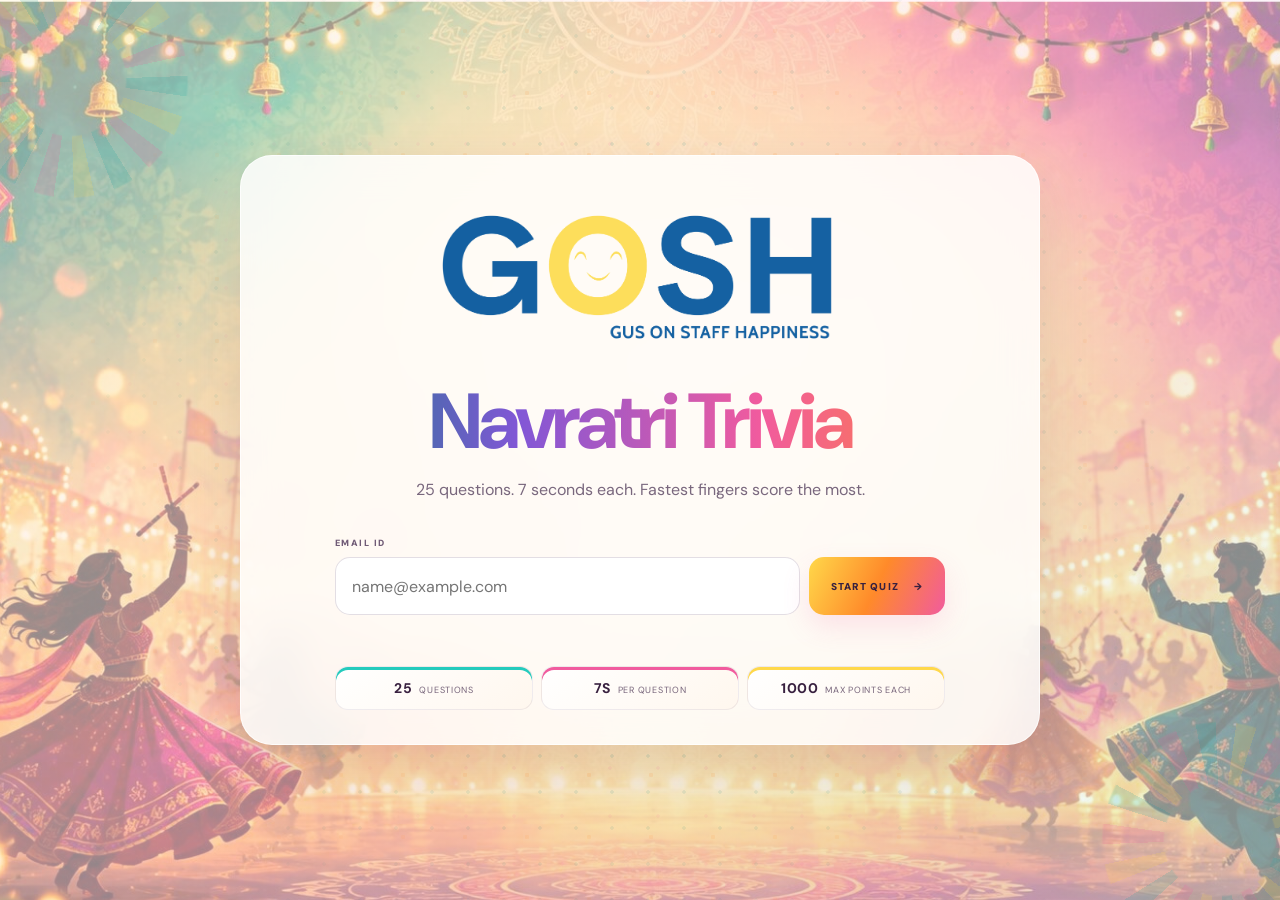
<file: index.html>
<!doctype html>
<html lang="en">
<head>
  <meta charset="utf-8">
  <meta name="viewport" content="width=device-width,initial-scale=1,viewport-fit=cover,user-scalable=no">
  <meta name="theme-color" content="#0f8b8d">
  <title>Navratri Trivia</title>
  <meta name="description" content="Navratri Trivia - 25 fast, office-friendly Bollywood and Navratri culture questions.">
  <link rel="preconnect" href="https://fonts.googleapis.com">
  <link rel="preconnect" href="https://fonts.gstatic.com" crossorigin>
  <link href="https://fonts.googleapis.com/css2?family=DM+Sans:wght@400;500;600;700;800&display=swap" rel="stylesheet">
  <link rel="stylesheet" href="./assets/quiz.css">
</head>
<body>
  <main id="app">
    <section id="startScreen" class="screen start-screen">
      <div class="festive-dots" aria-hidden="true"></div>
      <div class="rangoli rangoli-one" aria-hidden="true"></div>
      <div class="rangoli rangoli-two" aria-hidden="true"></div>
      <div class="start-card">
        <img class="gosh-logo" src="./assets/gosh-logo.webp" alt="GOSH - GUS on Staff Happiness">
        <h1>Navratri Trivia</h1>
        <p class="sub">25 questions. 7 seconds each. Fastest fingers score the most.</p>

        <form id="startForm" novalidate>
          <label for="email">Email ID</label>
          <div class="email-row">
            <input id="email" type="email" autocomplete="email" placeholder="name@example.com" required>
            <button id="startButton" type="submit">START QUIZ <span>→</span></button>
          </div>
          <p id="startError" class="error" aria-live="polite"></p>
        </form>

        <div class="rules">
          <span><b>25</b> questions</span>
          <span><b>7s</b> per question</span>
          <span><b>1000</b> max points each</span>
        </div>
      </div>
    </section>

    <section id="quizScreen" class="screen quiz-screen" hidden>
      <header class="quiz-header">
        <img src="./assets/gosh-logo.webp" alt="GOSH">
        <div class="question-count"><span>QUESTION</span><strong id="questionNumber">1 / 25</strong></div>
      </header>

      <div class="progress-track"><i id="progressBar"></i></div>

      <div class="quiz-main">
        <div class="quiz-core">
          <div class="timer-row">
            <div class="timer-wrap" aria-label="Question timer">
              <svg viewBox="0 0 120 120" aria-hidden="true">
                <circle class="timer-bg" cx="60" cy="60" r="52"></circle>
                <circle id="timerRing" class="timer-ring" cx="60" cy="60" r="52"></circle>
              </svg>
              <div><strong id="timer">7</strong><span>SECONDS</span></div>
            </div>
          </div>

          <div class="question-wrap">
            <p id="category" class="category">BOLLYWOOD</p>
            <h2 id="questionText"></h2>
            <div id="answers" class="answers"></div>
            <div id="feedback" class="feedback" aria-live="polite"></div>
          </div>
        </div>

        <aside class="rank-panel" aria-label="Current leaderboard">
          <div class="rank-panel-top">
            <div>
              <span>CURRENT RANK</span>
              <strong id="currentRank">#—</strong>
            </div>
          </div>
          <div class="rank-divider"></div>
          <p class="top-three-title">TOP 3</p>
          <div id="topThreeCompact" class="top-three-compact"></div>
          <div class="leaderboard-score-card">
            <span>YOUR SCORE</span>
            <strong id="score">0</strong>
          </div>
          <p class="rank-note">Leaderboard checkpoint every 5 questions</p>
        </aside>
      </div>

      <div id="leaderboardBreak" class="leaderboard-break" hidden>
        <div class="leaderboard-break-card">
          <p id="checkpointLabel" class="break-kicker">CHECKPOINT</p>
          <h2>Leaderboard</h2>
          <div class="your-rank-large">
            <span>YOUR CURRENT RANK</span>
            <strong id="breakRank">#—</strong>
            <small id="breakScore">0 points</small>
          </div>
          <div id="breakTopThree" class="break-top-three"></div>
          <p id="breakNext" class="break-next">Next question in 4...</p>
        </div>
      </div>

      <footer class="quiz-footer">
        <span id="playerEmail"></span>
        <span>FASTEST FINGERS FIRST</span>
      </footer>
    </section>

    <section id="resultScreen" class="screen result-screen" hidden>
      <div class="result-card">
        <img class="result-logo" src="./assets/gosh-logo.webp" alt="GOSH">
        <p class="kicker">QUIZ COMPLETE</p>
        <h2>That was filmi.</h2>
        <div class="final-score"><span>FINAL SCORE</span><strong id="finalScore">0</strong><small>/ 25,000</small></div>
        <div class="result-stats">
          <div><span>CORRECT</span><strong id="correctCount">0 / 25</strong></div>
          <div><span>AVG RESPONSE</span><strong id="avgTime">0.00s</strong></div>
          <div><span>FASTEST</span><strong id="fastestTime">0.00s</strong></div>
        </div>
        <p id="resultEmail" class="result-email"></p>
        <button id="restartButton" class="restart-btn">PLAY AGAIN</button>
      </div>
    </section>

    <div id="fullscreenGuard" class="fullscreen-guard" hidden>
      <div>
        <div class="guard-icon">↗</div>
        <h2>Full screen required</h2>
        <p>The quiz is paused. Return to full screen to continue.</p>
        <button id="resumeFullscreen">RETURN TO FULL SCREEN</button>
      </div>
    </div>
  </main>
  <script src="./assets/quiz.js"></script>
</body>
</html>
</file>
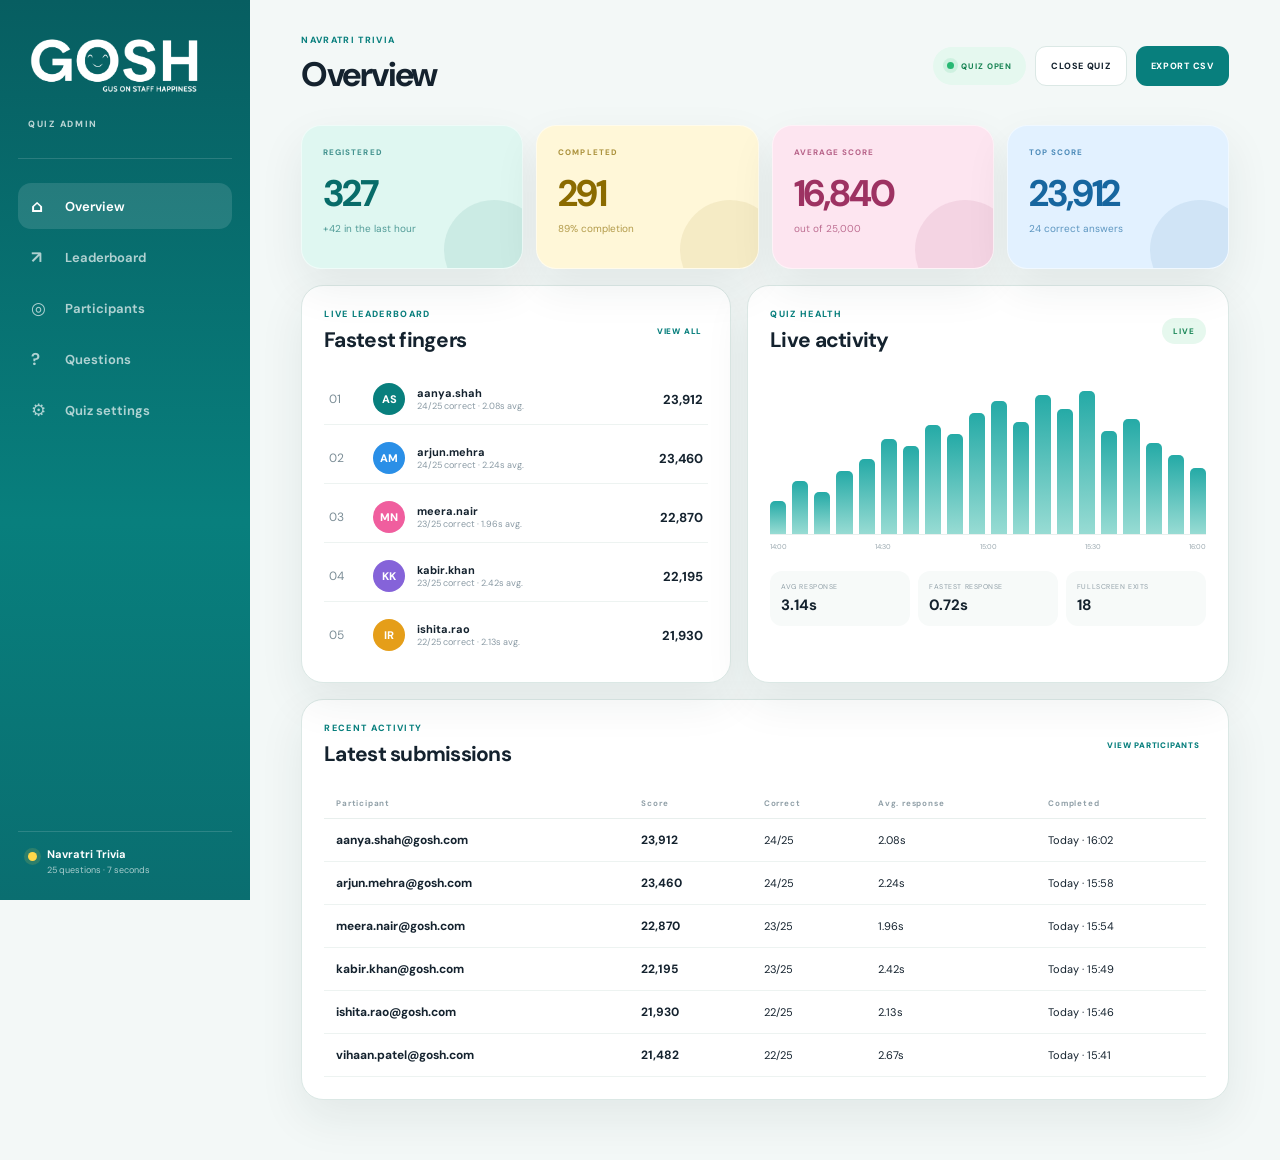
<file: admin/index.html>
<!doctype html>
<html lang="en">
<head>
  <meta charset="utf-8">
  <meta name="viewport" content="width=device-width,initial-scale=1">
  <meta name="theme-color" content="#0f8b8d">
  <title>Navratri Trivia | Admin</title>
  <link rel="preconnect" href="https://fonts.googleapis.com">
  <link rel="preconnect" href="https://fonts.gstatic.com" crossorigin>
  <link href="https://fonts.googleapis.com/css2?family=DM+Sans:wght@400;500;600;700;800&display=swap" rel="stylesheet">
  <link rel="stylesheet" href="../assets/admin.css">
</head>
<body>
  <div class="admin-shell">
    <aside class="sidebar">
      <a class="admin-brand" href="./">
        <img src="../assets/gosh-logo.webp" alt="GOSH">
        <span>QUIZ ADMIN</span>
      </a>
      <nav class="side-nav" aria-label="Admin navigation">
        <button class="nav-item active" data-view="overview"><span>⌂</span>Overview</button>
        <button class="nav-item" data-view="leaderboard"><span>↗</span>Leaderboard</button>
        <button class="nav-item" data-view="participants"><span>◎</span>Participants</button>
        <button class="nav-item" data-view="questions"><span>?</span>Questions</button>
        <button class="nav-item" data-view="settings"><span>⚙</span>Quiz settings</button>
      </nav>
      <div class="side-footer">
        <span class="event-dot"></span>
        <div><strong>Navratri Trivia</strong><small>25 questions · 7 seconds</small></div>
      </div>
    </aside>

    <main class="admin-main">
      <header class="topbar">
        <div>
          <p class="eyebrow">NAVRATRI TRIVIA</p>
          <h1 id="viewTitle">Overview</h1>
        </div>
        <div class="top-actions">
          <div class="status-pill" id="statusPill"><i></i><span>QUIZ OPEN</span></div>
          <button class="secondary-btn" id="toggleQuiz">CLOSE QUIZ</button>
          <button class="primary-btn" id="exportCsv">EXPORT CSV</button>
        </div>
      </header>

      <section class="view active-view" id="view-overview">
        <div class="stats-grid">
          <article class="stat-card peacock"><span>REGISTERED</span><strong>327</strong><small>+42 in the last hour</small></article>
          <article class="stat-card yellow"><span>COMPLETED</span><strong>291</strong><small>89% completion</small></article>
          <article class="stat-card pink"><span>AVERAGE SCORE</span><strong>16,840</strong><small>out of 25,000</small></article>
          <article class="stat-card blue"><span>TOP SCORE</span><strong>23,912</strong><small>24 correct answers</small></article>
        </div>

        <div class="content-grid">
          <section class="panel leaderboard-panel">
            <div class="panel-head">
              <div><p>LIVE LEADERBOARD</p><h2>Fastest fingers</h2></div>
              <button class="text-btn" data-jump="leaderboard">VIEW ALL</button>
            </div>
            <div id="miniLeaderboard" class="mini-leaderboard"></div>
          </section>

          <section class="panel activity-panel">
            <div class="panel-head">
              <div><p>QUIZ HEALTH</p><h2>Live activity</h2></div>
              <span class="live-chip">LIVE</span>
            </div>
            <div class="activity-chart">
              <div class="bars" id="activityBars"></div>
              <div class="axis"><span>14:00</span><span>14:30</span><span>15:00</span><span>15:30</span><span>16:00</span></div>
            </div>
            <div class="health-row">
              <div><span>AVG RESPONSE</span><strong>3.14s</strong></div>
              <div><span>FASTEST RESPONSE</span><strong>0.72s</strong></div>
              <div><span>FULLSCREEN EXITS</span><strong>18</strong></div>
            </div>
          </section>
        </div>

        <section class="panel recent-panel">
          <div class="panel-head">
            <div><p>RECENT ACTIVITY</p><h2>Latest submissions</h2></div>
            <button class="text-btn" data-jump="participants">VIEW PARTICIPANTS</button>
          </div>
          <div class="table-wrap">
            <table>
              <thead><tr><th>Participant</th><th>Score</th><th>Correct</th><th>Avg. response</th><th>Completed</th></tr></thead>
              <tbody id="recentTable"></tbody>
            </table>
          </div>
        </section>
      </section>

      <section class="view" id="view-leaderboard">
        <section class="panel">
          <div class="panel-head stacked-mobile">
            <div><p>OVERALL RANKING</p><h2>Leaderboard</h2></div>
            <div class="legend"><span><i class="legend-score"></i>Score</span><span><i class="legend-speed"></i>Average response</span></div>
          </div>
          <div id="fullLeaderboard" class="full-leaderboard"></div>
        </section>
      </section>

      <section class="view" id="view-participants">
        <section class="panel">
          <div class="panel-head stacked-mobile">
            <div><p>SUBMISSIONS</p><h2>Participants</h2></div>
            <label class="search-box"><span>⌕</span><input id="participantSearch" type="search" placeholder="Search email"></label>
          </div>
          <div class="table-wrap">
            <table>
              <thead><tr><th>Email</th><th>Status</th><th>Score</th><th>Correct</th><th>Avg. response</th><th>Fastest</th><th>Fullscreen exits</th></tr></thead>
              <tbody id="participantsTable"></tbody>
            </table>
          </div>
        </section>
      </section>

      <section class="view" id="view-questions">
        <section class="panel">
          <div class="panel-head">
            <div><p>QUESTION BANK</p><h2>25 questions</h2></div>
            <span class="info-chip">7 SEC EACH</span>
          </div>
          <div id="questionList" class="question-list"></div>
        </section>
      </section>

      <section class="view" id="view-settings">
        <div class="settings-grid">
          <section class="panel settings-panel">
            <div class="panel-head"><div><p>GAMEPLAY</p><h2>Quiz settings</h2></div></div>
            <div class="setting-row"><div><strong>Question timer</strong><span>Time available for every question.</span></div><b>7 seconds</b></div>
            <div class="setting-row"><div><strong>Attempt limit</strong><span>Recommended production rule per email address.</span></div><b>1 attempt</b></div>
            <div class="setting-row"><div><strong>Scoring</strong><span>Correct answers receive more points when answered faster.</span></div><b>Speed weighted</b></div>
            <div class="setting-row"><div><strong>Fullscreen enforcement</strong><span>Pause the timer if fullscreen is exited.</span></div><button class="toggle on" aria-label="Fullscreen enforcement enabled"><i></i></button></div>
            <div class="setting-row"><div><strong>Show answer after submission</strong><span>Reveal the correct option before the next question.</span></div><button class="toggle on" aria-label="Answer reveal enabled"><i></i></button></div>
          </section>

          <section class="panel settings-panel">
            <div class="panel-head"><div><p>ACCESS</p><h2>Event controls</h2></div></div>
            <div class="setting-row"><div><strong>Participant entry</strong><span>Users identify themselves with an email address.</span></div><b>Email required</b></div>
            <div class="setting-row"><div><strong>Admin access</strong><span>Production portal must use authenticated staff access.</span></div><b>Secure login</b></div>
            <div class="setting-row"><div><strong>Results export</strong><span>Download participant-level scores and timings.</span></div><b>CSV / XLSX</b></div>
            <div class="setting-row"><div><strong>Quiz state</strong><span>Open or close the event for new attempts.</span></div><b id="settingsStatus">Open</b></div>
          </section>
        </div>
      </section>
    </main>
  </div>

  <div class="toast" id="toast"></div>
  <script src="../assets/admin.js"></script>
</body>
</html>
</file>
<file: assets/quiz.css>
:root{
  --bg:#fff7e8;
  --panel:#ffffff;
  --ink:#38203f;
  --muted:#806f82;
  --line:rgba(82,49,89,.12);
  --peacock:#087f7d;
  --peacock2:#12a39f;
  --peacock-soft:#24cbbd;
  --saffron:#ff8a2a;
  --yellow:#ffd84a;
  --pink:#f15b9e;
  --magenta:#d946ef;
  --purple:#8257d6;
  --green:#2fb977;
  --red:#ef5362;
  --cream:#fffaf1;
  --shadow:0 22px 60px rgba(92,55,79,.14)
}
*{box-sizing:border-box}
html,body{margin:0;min-height:100%;background:var(--bg);color:var(--ink);font-family:"DM Sans",system-ui,sans-serif}
body{min-height:100vh;overflow:hidden}
button,input{font:inherit}
button{cursor:pointer}
[hidden]{display:none!important}
.screen{min-height:100vh;width:100%;position:relative}

.start-screen{
  display:grid;place-items:center;padding:28px;overflow:hidden;
  background-image:
    linear-gradient(135deg,rgba(255,247,224,.62),rgba(255,232,244,.56),rgba(225,250,244,.58)),
    url("./navratri-quiz-bg.svg");
  background-size:cover;
  background-position:center;
  background-repeat:no-repeat
}
.festive-dots{
  position:absolute;inset:0;opacity:.38;
  background-image:
    radial-gradient(circle,rgba(255,138,42,.68) 0 2px,transparent 2.5px),
    radial-gradient(circle,rgba(8,127,125,.55) 0 1.5px,transparent 2px),
    radial-gradient(circle,rgba(241,91,158,.45) 0 1.5px,transparent 2px);
  background-size:62px 62px,36px 36px,48px 48px;
  background-position:0 0,18px 18px,10px 24px;
  mask-image:radial-gradient(circle at center,#000,transparent 82%)
}
.rangoli{position:absolute;width:300px;height:300px;border-radius:50%;opacity:.16;pointer-events:none;background:repeating-conic-gradient(from 0deg,var(--pink) 0 10deg,transparent 10deg 20deg,var(--peacock2) 20deg 30deg,transparent 30deg 40deg,var(--yellow) 40deg 50deg,transparent 50deg 60deg);mask-image:radial-gradient(circle,transparent 0 26%,#000 27% 55%,transparent 56%)}
.rangoli-one{left:-80px;top:-70px;transform:rotate(8deg)}.rangoli-two{right:-90px;bottom:-90px;transform:rotate(28deg)}
.start-card{
  position:relative;z-index:2;width:min(800px,100%);text-align:center;padding:42px 38px 34px;
  border:1px solid rgba(255,255,255,.72);border-radius:32px;
  background:rgba(255,255,255,.84);box-shadow:var(--shadow);backdrop-filter:blur(18px)
}
.gosh-logo{display:block;width:min(410px,75%);height:auto;margin:0 auto 28px}
.kicker{margin:0 0 14px;color:var(--peacock);font-size:10px;font-weight:900;letter-spacing:.19em;text-transform:uppercase}
h1{
  font-size:clamp(42px,7vw,78px);line-height:.98;letter-spacing:-.055em;margin:0 0 18px;
  background:linear-gradient(90deg,var(--peacock),var(--purple),var(--pink),var(--saffron));
  -webkit-background-clip:text;background-clip:text;color:transparent
}
.sub{margin:0 auto 34px;color:#79677d;font-size:16px;line-height:1.55}
#startForm{text-align:left;max-width:610px;margin:auto}
#startForm label{display:block;margin:0 0 8px;font-size:9px;font-weight:900;letter-spacing:.16em;color:#705b76;text-transform:uppercase}
.email-row{display:grid;grid-template-columns:1fr auto;gap:9px}
.email-row input{min-width:0;height:58px;border-radius:15px;border:1px solid rgba(82,49,89,.16);background:#fff;color:var(--ink);padding:0 16px;font-size:16px;outline:none}
.email-row input:focus{border-color:rgba(8,127,125,.7);box-shadow:0 0 0 4px rgba(36,203,189,.15)}
.email-row button,.restart-btn,.fullscreen-guard button{
  height:58px;border:0;border-radius:15px;padding:0 22px;
  background:linear-gradient(115deg,var(--yellow),var(--saffron),var(--pink));
  color:#38203f;font-size:10px;font-weight:900;letter-spacing:.11em;
  box-shadow:0 12px 28px rgba(241,91,158,.16)
}
.email-row button span{margin-left:12px}
.error{min-height:18px;margin:8px 2px 0;color:#d84455;font-size:11px}
.rules{display:grid;grid-template-columns:repeat(3,1fr);gap:8px;margin:25px auto 0;max-width:610px}
.rules span{padding:12px 8px;border:1px solid rgba(82,49,89,.09);border-radius:13px;color:#76647a;font-size:9px;letter-spacing:.08em;text-transform:uppercase;background:linear-gradient(145deg,#fff,#fff7ee)}
.rules span:nth-child(1){box-shadow:inset 0 3px 0 var(--peacock-soft)}.rules span:nth-child(2){box-shadow:inset 0 3px 0 var(--pink)}.rules span:nth-child(3){box-shadow:inset 0 3px 0 var(--yellow)}
.rules b{color:var(--ink);font-size:14px;margin-right:4px}

.quiz-screen{
  display:flex;flex-direction:column;overflow:hidden;
  background-image:
    linear-gradient(135deg,rgba(255,248,230,.70),rgba(255,238,246,.66),rgba(232,250,246,.68)),
    url("./navratri-quiz-bg.svg");
  background-size:cover;
  background-position:center;
  background-repeat:no-repeat
}
.quiz-header{
  height:78px;padding:0 clamp(18px,3.5vw,52px);display:grid;grid-template-columns:1fr auto;align-items:center;gap:34px;
  border-bottom:1px solid rgba(82,49,89,.08);background:rgba(255,255,255,.78);backdrop-filter:blur(14px)
}
.quiz-header img{width:165px;height:auto}
.question-count{text-align:right}.question-count span{display:block;font-size:7px;font-weight:900;letter-spacing:.15em;color:#8a778d}.question-count strong{font-size:17px;color:var(--ink)}
.progress-track{height:5px;background:rgba(82,49,89,.07)}
.progress-track i{display:block;height:100%;width:4%;background:linear-gradient(90deg,var(--peacock-soft),var(--purple),var(--pink),var(--saffron),var(--yellow));transition:width .4s ease}

.quiz-main{
  flex:1;width:min(1480px,100%);margin:auto;padding:clamp(20px,3vh,42px) clamp(18px,3vw,40px);
  display:grid;grid-template-columns:minmax(0,1fr) 270px;gap:28px;align-items:center
}
.quiz-core{min-width:0}
.timer-row{display:flex;align-items:center;justify-content:center;margin:0 auto 12px}
.timer-wrap{
  width:112px;height:112px;position:relative;display:grid;place-items:center;margin:0;border-radius:50%;
  background:rgba(255,255,255,.82);box-shadow:0 14px 34px rgba(8,127,125,.12),inset 0 0 0 1px rgba(255,255,255,.75)
}
.timer-wrap svg{position:absolute;inset:0;width:100%;height:100%;transform:rotate(-90deg)}
.timer-bg,.timer-ring{fill:none;stroke-width:7}.timer-bg{stroke:rgba(82,49,89,.09)}
.timer-ring{stroke:var(--peacock-soft);stroke-linecap:round;stroke-dasharray:326.73;stroke-dashoffset:0;transition:stroke .25s}
.timer-wrap>div{text-align:center}.timer-wrap strong{display:block;font-size:42px;line-height:1;color:var(--ink)}.timer-wrap span{font-size:7px;letter-spacing:.14em;color:#8a778d}
.question-wrap{width:min(1000px,100%);text-align:center;margin:0 auto}
.category{font-size:10px;font-weight:900;letter-spacing:.19em;color:var(--peacock);margin:2px 0 14px;text-transform:uppercase}
.question-wrap h2{font-size:clamp(48px,5.6vw,80px);line-height:1.02;letter-spacing:-.05em;margin:0 auto 34px;max-width:1080px;text-align:center;text-wrap:balance;color:var(--ink);font-weight:800}
.answers{display:grid;grid-template-columns:1fr 1fr;gap:12px;max-width:900px;margin:0 auto}
.answer{
  min-height:88px;border:1px solid rgba(82,49,89,.14);border-radius:18px;padding:16px 20px;background:rgba(255,255,255,.94);
  color:var(--ink);display:grid;grid-template-columns:42px 1fr;gap:15px;align-items:center;text-align:left;
  transition:.16s;position:relative;overflow:hidden;box-shadow:0 10px 28px rgba(92,55,79,.07)
}
.answer:hover:not(:disabled){transform:translateY(-2px) scale(1.005);border-color:rgba(82,49,89,.28);background:#fff;box-shadow:0 16px 34px rgba(92,55,79,.12)}
.answer b{width:36px;height:36px;border-radius:50%;display:grid;place-items:center;background:#fff;color:var(--ink);font-size:13px;border:1px solid rgba(82,49,89,.18)}
.answer span{font-size:18px;font-weight:700}.answer:disabled{cursor:default}
.answer.correct{border-color:rgba(47,185,119,.6);background:linear-gradient(135deg,#ddf8e9,#ebfff8)}.answer.correct b{border-color:var(--green);color:white;background:var(--green)}
.answer.wrong{border-color:rgba(239,83,98,.55);background:linear-gradient(135deg,#ffe4e8,#fff0f4)}.answer.wrong b{border-color:var(--red);color:white;background:var(--red)}
.answer.dim{opacity:.38}
.feedback{min-height:50px;margin:18px auto 0;color:#7c6a80;font-size:13px;text-align:center;max-width:900px}
.feedback strong{display:block;color:var(--ink);font-size:18px;margin-bottom:4px}.feedback .points{color:#c75b1d}

.rank-panel{
  align-self:center;border-radius:24px;padding:20px 18px;color:white;
  background:
    radial-gradient(circle at 95% 0%,rgba(255,216,74,.24),transparent 30%),
    linear-gradient(160deg,#0a817e 0%,#7454c9 58%,#c94e91 100%);
  box-shadow:0 22px 50px rgba(98,62,130,.2);border:1px solid rgba(255,255,255,.22)
}
.rank-panel-top{display:block}.rank-panel-top span{display:block;font-size:7px;font-weight:900;letter-spacing:.14em;opacity:.72}.rank-panel-top strong{display:block;font-size:34px;line-height:1;margin-top:7px}
.rank-divider{height:1px;background:rgba(255,255,255,.18);margin:17px 0}.top-three-title{font-size:8px;font-weight:900;letter-spacing:.16em;margin:0 0 10px;opacity:.72}
.top-three-compact{display:grid;gap:8px}.compact-rank-row{display:grid;grid-template-columns:26px 1fr auto;align-items:center;gap:8px;padding:8px 9px;border-radius:12px;background:rgba(255,255,255,.10)}
.compact-rank-row:first-child{background:rgba(255,216,74,.18)}.compact-rank-row>span{font-size:10px;font-weight:900}.compact-rank-row div strong,.compact-rank-row div small{display:block}.compact-rank-row div strong{font-size:10px}.compact-rank-row div small{font-size:7px;opacity:.66}.compact-rank-row>b{font-size:10px;color:var(--yellow)}
.leaderboard-score-card{
  margin-top:14px;padding:13px 14px;border-radius:14px;
  background:rgba(255,255,255,.14);border:1px solid rgba(255,255,255,.16);
  display:flex;align-items:end;justify-content:space-between;gap:12px
}
.leaderboard-score-card span{font-size:7px;font-weight:900;letter-spacing:.14em;opacity:.72}
.leaderboard-score-card strong{font-size:24px;line-height:1;color:var(--yellow)}
.rank-note{font-size:7px;line-height:1.5;opacity:.58;margin:13px 0 0}

.leaderboard-break{
  position:absolute;z-index:50;inset:78px 0 52px;display:grid;place-items:center;padding:28px;
  background-image:
    linear-gradient(135deg,rgba(255,235,177,.62),rgba(255,226,243,.58),rgba(215,247,239,.62)),
    url("./navratri-quiz-bg.svg");
  background-size:cover;
  background-position:center;
  background-repeat:no-repeat;
  backdrop-filter:blur(6px)
}
.leaderboard-break-card{
  width:min(760px,100%);text-align:center;padding:34px;border-radius:30px;background:rgba(255,255,255,.88);
  border:1px solid rgba(255,255,255,.8);box-shadow:0 26px 70px rgba(92,55,79,.18)
}
.break-kicker{font-size:9px;font-weight:900;letter-spacing:.18em;color:var(--peacock);margin:0 0 8px}.leaderboard-break h2{font-size:clamp(38px,6vw,64px);line-height:1;margin:0 0 22px;color:var(--ink);letter-spacing:-.05em}
.your-rank-large{display:inline-block;min-width:210px;padding:15px 24px 18px;border-radius:22px;background:linear-gradient(135deg,#fff4ac,#ffd7e9);margin-bottom:20px}.your-rank-large span,.your-rank-large small{display:block}.your-rank-large span{font-size:7px;font-weight:900;letter-spacing:.14em;color:#8b6470}.your-rank-large strong{display:block;font-size:52px;line-height:1;color:#9d4271;margin:6px 0}.your-rank-large small{font-size:10px;color:#7d6876}
.break-top-three{display:grid;gap:9px;max-width:580px;margin:0 auto}.break-rank-row{display:grid;grid-template-columns:38px 1fr auto;gap:12px;align-items:center;text-align:left;padding:12px 15px;border-radius:15px;background:white;border:1px solid rgba(82,49,89,.09)}
.break-rank-row:nth-child(1){background:linear-gradient(90deg,#fff6c8,#fff)}.break-rank-row:nth-child(2){background:linear-gradient(90deg,#edf9f7,#fff)}.break-rank-row:nth-child(3){background:linear-gradient(90deg,#f8efff,#fff)}
.break-rank-row>span{font-size:15px;font-weight:900;color:#7c677f}.break-rank-row div strong,.break-rank-row div small{display:block}.break-rank-row div strong{font-size:12px}.break-rank-row div small{font-size:8px;color:#927f94}.break-rank-row>b{font-size:13px;color:#9f4d26}
.break-next{margin:18px 0 0;font-size:9px;font-weight:800;letter-spacing:.1em;color:#806f82}

.quiz-footer{height:52px;padding:0 clamp(18px,3.5vw,52px);display:flex;align-items:center;justify-content:space-between;color:#816f84;font-size:8px;letter-spacing:.12em;text-transform:uppercase;background:rgba(255,255,255,.42)}

.result-screen{
  display:grid;place-items:center;padding:28px;
  background-image:
    linear-gradient(135deg,rgba(255,246,221,.62),rgba(255,230,242,.58),rgba(225,250,244,.62)),
    url("./navratri-quiz-bg.svg");
  background-size:cover;
  background-position:center;
  background-repeat:no-repeat
}
.result-card{width:min(760px,100%);padding:42px 34px;text-align:center;border:1px solid rgba(255,255,255,.8);border-radius:30px;background:rgba(255,255,255,.86);box-shadow:var(--shadow)}
.result-logo{width:min(330px,70%);margin-bottom:26px}.result-card h2{font-size:clamp(42px,6vw,66px);letter-spacing:-.05em;margin:0 0 28px;color:var(--ink)}
.final-score{margin:0 0 30px}.final-score>span{display:block;font-size:8px;letter-spacing:.16em;color:#7d6c80}.final-score strong{display:block;font-size:72px;line-height:1;color:#a84d70;margin:7px 0 3px}.final-score small{color:#8c798f}
.result-stats{display:grid;grid-template-columns:repeat(3,1fr);gap:10px;margin-bottom:25px}.result-stats div{padding:18px 10px;border:1px solid rgba(82,49,89,.09);border-radius:15px;background:#fff}.result-stats div:nth-child(1){box-shadow:inset 0 3px 0 var(--peacock-soft)}.result-stats div:nth-child(2){box-shadow:inset 0 3px 0 var(--pink)}.result-stats div:nth-child(3){box-shadow:inset 0 3px 0 var(--yellow)}
.result-stats span{display:block;font-size:7px;letter-spacing:.13em;color:#88758b;margin-bottom:7px}.result-stats strong{font-size:16px}.result-email{color:#877589;font-size:11px;margin:0 0 22px}.restart-btn{min-width:180px}

.fullscreen-guard{position:fixed;z-index:1000;inset:0;display:grid;place-items:center;background:linear-gradient(145deg,rgba(8,127,125,.96),rgba(130,87,214,.96),rgba(201,78,145,.96));padding:24px;text-align:center;color:white}
.fullscreen-guard>div{max-width:460px}.guard-icon{width:72px;height:72px;border-radius:50%;display:grid;place-items:center;margin:0 auto 20px;border:1px solid rgba(255,255,255,.35);color:var(--yellow);font-size:28px;background:rgba(255,255,255,.1)}
.fullscreen-guard h2{font-size:35px;margin:0 0 10px}.fullscreen-guard p{color:rgba(255,255,255,.78);margin:0 0 22px}.fullscreen-guard button{min-width:220px}

@media(max-width:1120px){
  .quiz-main{grid-template-columns:minmax(0,1fr) 220px;gap:18px}
  .rank-panel{padding:16px 14px}
  .question-wrap h2{font-size:clamp(44px,5.2vw,68px)}
}
@media(max-width:900px){
  .quiz-main{grid-template-columns:1fr;padding:18px 18px 24px}
  .rank-panel{display:block;width:min(620px,100%);justify-self:center;padding:14px 16px}
  .rank-panel-top,.rank-divider,.top-three-title,.top-three-compact,.rank-note{display:none}
  .leaderboard-score-card{margin-top:0}
  .question-wrap{max-width:880px}
}
@media(max-width:760px){
  .start-card{padding:32px 20px 26px}.email-row{grid-template-columns:1fr}.rules{grid-template-columns:1fr 1fr 1fr}
  .quiz-header{grid-template-columns:1fr auto;gap:14px;padding:0 16px}.quiz-header img{width:115px}.question-count{display:none}
  .quiz-main{padding:16px 14px 24px;align-items:start}
  .timer-row{margin:0 auto 6px}.timer-wrap{width:82px;height:82px}.timer-wrap strong{font-size:27px}.timer-wrap span{font-size:6px}
  .category{margin-top:2px}.question-wrap h2{font-size:clamp(38px,9vw,52px);margin-bottom:24px}
  .answers{grid-template-columns:1fr;gap:9px;max-width:620px}.answer{min-height:68px;padding:14px 16px}.answer span{font-size:17px}
  .quiz-footer{font-size:7px}.result-stats{grid-template-columns:1fr}
  .leaderboard-break{inset:78px 0 52px;padding:16px}.leaderboard-break-card{padding:26px 18px}.your-rank-large strong{font-size:45px}
}
@media(max-width:460px){
  .rules{grid-template-columns:1fr}.gosh-logo{width:88%}h1{font-size:44px}
  .quiz-footer span:first-child{max-width:55%;overflow:hidden;text-overflow:ellipsis;white-space:nowrap}
}
@media(prefers-reduced-motion:reduce){*{transition:none!important}}
</file>
<file: assets/admin.css>
:root{--ink:#14222e;--muted:#748592;--bg:#f3f8f7;--white:#fff;--line:#dbe8e5;--peacock:#087f7d;--peacock2:#12a39f;--mint:#dff7f1;--yellow:#ffd84a;--pink:#f05e9e;--blue:#2a8fe7;--purple:#8563d9;--green:#27b774;--red:#e85362;--shadow:0 18px 45px rgba(20,50,55,.08)}
*{box-sizing:border-box}html,body{margin:0;min-height:100%;font-family:"DM Sans",system-ui,sans-serif;background:var(--bg);color:var(--ink)}button,input{font:inherit}button{cursor:pointer}
.admin-shell{min-height:100vh;display:grid;grid-template-columns:250px 1fr}.sidebar{position:sticky;top:0;height:100vh;padding:24px 18px 20px;background:linear-gradient(180deg,#075e61,#087f7d 58%,#0a6e70);color:white;display:flex;flex-direction:column}
.admin-brand{display:block;text-decoration:none;color:white;padding:8px 10px 26px;border-bottom:1px solid rgba(255,255,255,.14)}.admin-brand img{display:block;width:175px;max-width:100%;filter:brightness(0) invert(1);margin-bottom:12px}.admin-brand span{font-size:9px;font-weight:800;letter-spacing:.19em;opacity:.72}
.side-nav{display:grid;gap:5px;margin-top:24px}.nav-item{border:0;background:transparent;color:rgba(255,255,255,.68);height:46px;padding:0 13px;border-radius:13px;display:flex;align-items:center;gap:12px;text-align:left;font-size:13px;font-weight:650}.nav-item>span{width:22px;font-size:17px}.nav-item:hover,.nav-item.active{background:rgba(255,255,255,.12);color:white}
.side-footer{margin-top:auto;padding:15px 10px 4px;display:flex;gap:10px;align-items:flex-start;border-top:1px solid rgba(255,255,255,.14)}.event-dot{width:9px;height:9px;background:var(--yellow);border-radius:50%;margin-top:5px;box-shadow:0 0 0 4px rgba(255,216,74,.14)}.side-footer strong,.side-footer small{display:block}.side-footer strong{font-size:11px}.side-footer small{font-size:9px;opacity:.65;margin-top:3px}
.admin-main{min-width:0;padding:34px clamp(24px,4vw,58px) 60px}.topbar{display:flex;justify-content:space-between;align-items:center;gap:24px;margin-bottom:28px}.eyebrow,.panel-head p{margin:0 0 6px;color:var(--peacock);font-size:9px;font-weight:800;letter-spacing:.15em}.topbar h1{margin:0;font-size:34px;letter-spacing:-.045em}.top-actions{display:flex;align-items:center;gap:9px}
.status-pill,.live-chip,.info-chip{display:inline-flex;align-items:center;gap:7px;border-radius:999px;font-size:8px;font-weight:800;letter-spacing:.12em}.status-pill{height:38px;padding:0 14px;background:#e5f8ef;color:#178353}.status-pill i{width:7px;height:7px;border-radius:50%;background:#28b873;box-shadow:0 0 0 4px rgba(40,184,115,.12)}.status-pill.closed{background:#fff0f1;color:#bb3f4c}.status-pill.closed i{background:#e85362}
.primary-btn,.secondary-btn{height:40px;border-radius:11px;padding:0 15px;font-size:9px;font-weight:800;letter-spacing:.08em}.primary-btn{border:0;background:var(--peacock);color:white}.secondary-btn{border:1px solid var(--line);background:white;color:var(--ink)}
.stats-grid{display:grid;grid-template-columns:repeat(4,1fr);gap:13px;margin-bottom:16px}.stat-card{position:relative;overflow:hidden;min-height:144px;border-radius:20px;padding:21px;border:1px solid rgba(255,255,255,.5);box-shadow:var(--shadow)}.stat-card:after{content:"";position:absolute;width:100px;height:100px;border-radius:50%;right:-22px;bottom:-32px;background:currentColor;opacity:.09}.stat-card span,.stat-card small{display:block}.stat-card span{font-size:8px;font-weight:800;letter-spacing:.13em;opacity:.72}.stat-card strong{display:block;font-size:37px;letter-spacing:-.055em;margin:12px 0 5px}.stat-card small{font-size:10px;opacity:.66}.stat-card.peacock{background:#dff7f1;color:#086c69}.stat-card.yellow{background:#fff7d8;color:#8b6b00}.stat-card.pink{background:#fde5f0;color:#9d3262}.stat-card.blue{background:#e2f1ff;color:#17669f}
.content-grid{display:grid;grid-template-columns:1fr 1.12fr;gap:16px;margin-bottom:16px}.panel{background:white;border:1px solid var(--line);border-radius:22px;padding:22px;box-shadow:var(--shadow)}.panel-head{display:flex;align-items:center;justify-content:space-between;gap:18px;margin-bottom:20px}.panel-head h2{margin:0;font-size:21px;letter-spacing:-.035em}.text-btn{border:0;background:transparent;color:var(--peacock);font-size:8px;font-weight:900;letter-spacing:.1em}.live-chip{padding:8px 11px;background:#e6f8ee;color:#1b8758}.info-chip{padding:8px 11px;background:var(--mint);color:var(--peacock)}
.mini-leaderboard{display:grid;gap:8px}.mini-row{display:grid;grid-template-columns:34px 34px 1fr auto;align-items:center;gap:10px;padding:9px 5px;border-bottom:1px solid #edf3f1}.mini-row:last-child{border-bottom:0}.rank{font-size:12px;color:#7b8d96}.avatar{width:32px;height:32px;border-radius:50%;display:grid;place-items:center;font-size:11px;font-weight:800;color:white;background:var(--peacock)}.person strong,.person small{display:block}.person strong{font-size:11px}.person small{font-size:9px;color:#8a9aa4}.mini-row>strong{font-size:13px}
.activity-chart{padding:9px 0 2px}.bars{height:152px;display:flex;align-items:flex-end;gap:6px;border-bottom:1px solid #e8efed}.bar{flex:1;min-width:6px;border-radius:5px 5px 0 0;background:linear-gradient(180deg,var(--peacock2),#8fd9d0);opacity:.92}.axis{display:flex;justify-content:space-between;margin-top:7px;color:#9aa8af;font-size:7px}.health-row{display:grid;grid-template-columns:repeat(3,1fr);gap:8px;margin-top:18px}.health-row div{padding:11px;border-radius:12px;background:#f7faf9}.health-row span,.health-row strong{display:block}.health-row span{font-size:7px;letter-spacing:.08em;color:#91a0a8}.health-row strong{font-size:15px;margin-top:4px}
.table-wrap{overflow:auto}table{width:100%;border-collapse:collapse;min-width:680px}th{text-align:left;padding:10px 12px;color:#91a0a8;font-size:8px;letter-spacing:.1em;border-bottom:1px solid #e8efed}td{padding:13px 12px;border-bottom:1px solid #edf3f1;font-size:11px}td strong{font-size:12px}.status-complete{color:#1d8c5a;font-weight:700}.status-progress{color:#b47c00;font-weight:700}
.view{display:none}.view.active-view{display:block}.full-leaderboard{display:grid;gap:8px}.leader-row{display:grid;grid-template-columns:44px 44px minmax(180px,1fr) 160px 130px;align-items:center;gap:12px;padding:13px 14px;border:1px solid #e8efed;border-radius:15px;background:#fbfdfc}.leader-row.top-1{background:linear-gradient(90deg,#fff8d8,#fffdf4);border-color:#f0df8d}.leader-row.top-2{background:#f4f8fb}.leader-row.top-3{background:#fff1e9}.leader-score{text-align:right}.leader-score strong,.leader-score small{display:block}.leader-score strong{font-size:16px}.leader-score small{font-size:8px;color:#8b9aa3}.speed-meter{height:7px;background:#e8efed;border-radius:99px;overflow:hidden}.speed-meter i{display:block;height:100%;background:linear-gradient(90deg,var(--peacock),var(--yellow));border-radius:inherit}.legend{display:flex;gap:12px;color:#87979f;font-size:8px}.legend span{display:flex;align-items:center;gap:5px}.legend i{width:7px;height:7px;border-radius:50%}.legend-score{background:var(--yellow)}.legend-speed{background:var(--peacock)}
.search-box{width:260px;height:39px;border:1px solid var(--line);border-radius:11px;background:#f9fbfa;display:flex;align-items:center;gap:8px;padding:0 11px;color:#84949c}.search-box input{border:0;outline:0;background:transparent;width:100%;font-size:11px}
.question-list{display:grid;gap:9px}.question-row{display:grid;grid-template-columns:42px 120px 1fr 80px;align-items:center;gap:12px;padding:14px;border-radius:15px;background:#f8fbfa;border:1px solid #e6efec}.question-no{font-weight:800;color:var(--peacock)}.question-category{font-size:8px;font-weight:800;letter-spacing:.08em;color:#778991}.question-text{font-size:12px;font-weight:650}.question-time{text-align:right;font-size:9px;color:#86969e}
.settings-grid{display:grid;grid-template-columns:1fr 1fr;gap:16px}.setting-row{min-height:70px;display:flex;align-items:center;justify-content:space-between;gap:24px;border-top:1px solid #edf2f0}.setting-row:first-of-type{border-top:0}.setting-row strong,.setting-row span{display:block}.setting-row strong{font-size:12px}.setting-row span{font-size:9px;color:#8a9aa3;margin-top:4px;max-width:390px;line-height:1.45}.setting-row>b{font-size:11px;color:var(--peacock);white-space:nowrap}.toggle{width:42px;height:23px;border:0;border-radius:99px;padding:3px;background:#ccd8d5}.toggle i{display:block;width:17px;height:17px;border-radius:50%;background:white;transition:.2s}.toggle.on{background:var(--peacock)}.toggle.on i{transform:translateX(19px)}
.toast{position:fixed;right:24px;bottom:24px;transform:translateY(20px);opacity:0;pointer-events:none;background:#13232d;color:white;padding:13px 16px;border-radius:12px;font-size:10px;box-shadow:0 16px 40px rgba(0,0,0,.18);transition:.2s}.toast.show{transform:none;opacity:1}
@media(max-width:1050px){.stats-grid{grid-template-columns:1fr 1fr}.content-grid,.settings-grid{grid-template-columns:1fr}.leader-row{grid-template-columns:40px 40px 1fr 110px}.speed-meter{display:none}}
@media(max-width:760px){.admin-shell{grid-template-columns:1fr}.sidebar{position:relative;height:auto;padding:14px}.admin-brand{padding:4px 4px 12px}.admin-brand img{width:130px;margin-bottom:6px}.side-nav{grid-template-columns:repeat(5,1fr);margin-top:12px;overflow:auto}.nav-item{justify-content:center;padding:0 8px;font-size:0}.nav-item>span{width:auto;font-size:18px}.side-footer{display:none}.admin-main{padding:22px 14px 44px}.topbar{align-items:flex-start}.top-actions{flex-wrap:wrap;justify-content:flex-end}.status-pill{display:none}.stats-grid{grid-template-columns:1fr 1fr}.panel{padding:17px}.stacked-mobile{align-items:flex-start;flex-direction:column}.search-box{width:100%}.leader-row{grid-template-columns:34px 34px 1fr 85px;padding:10px}.leader-score strong{font-size:13px}}
@media(max-width:520px){.topbar{display:block}.top-actions{justify-content:flex-start;margin-top:16px}.stats-grid{grid-template-columns:1fr}.health-row{grid-template-columns:1fr}.question-row{grid-template-columns:34px 1fr}.question-category,.question-time{display:none}}
</file>
